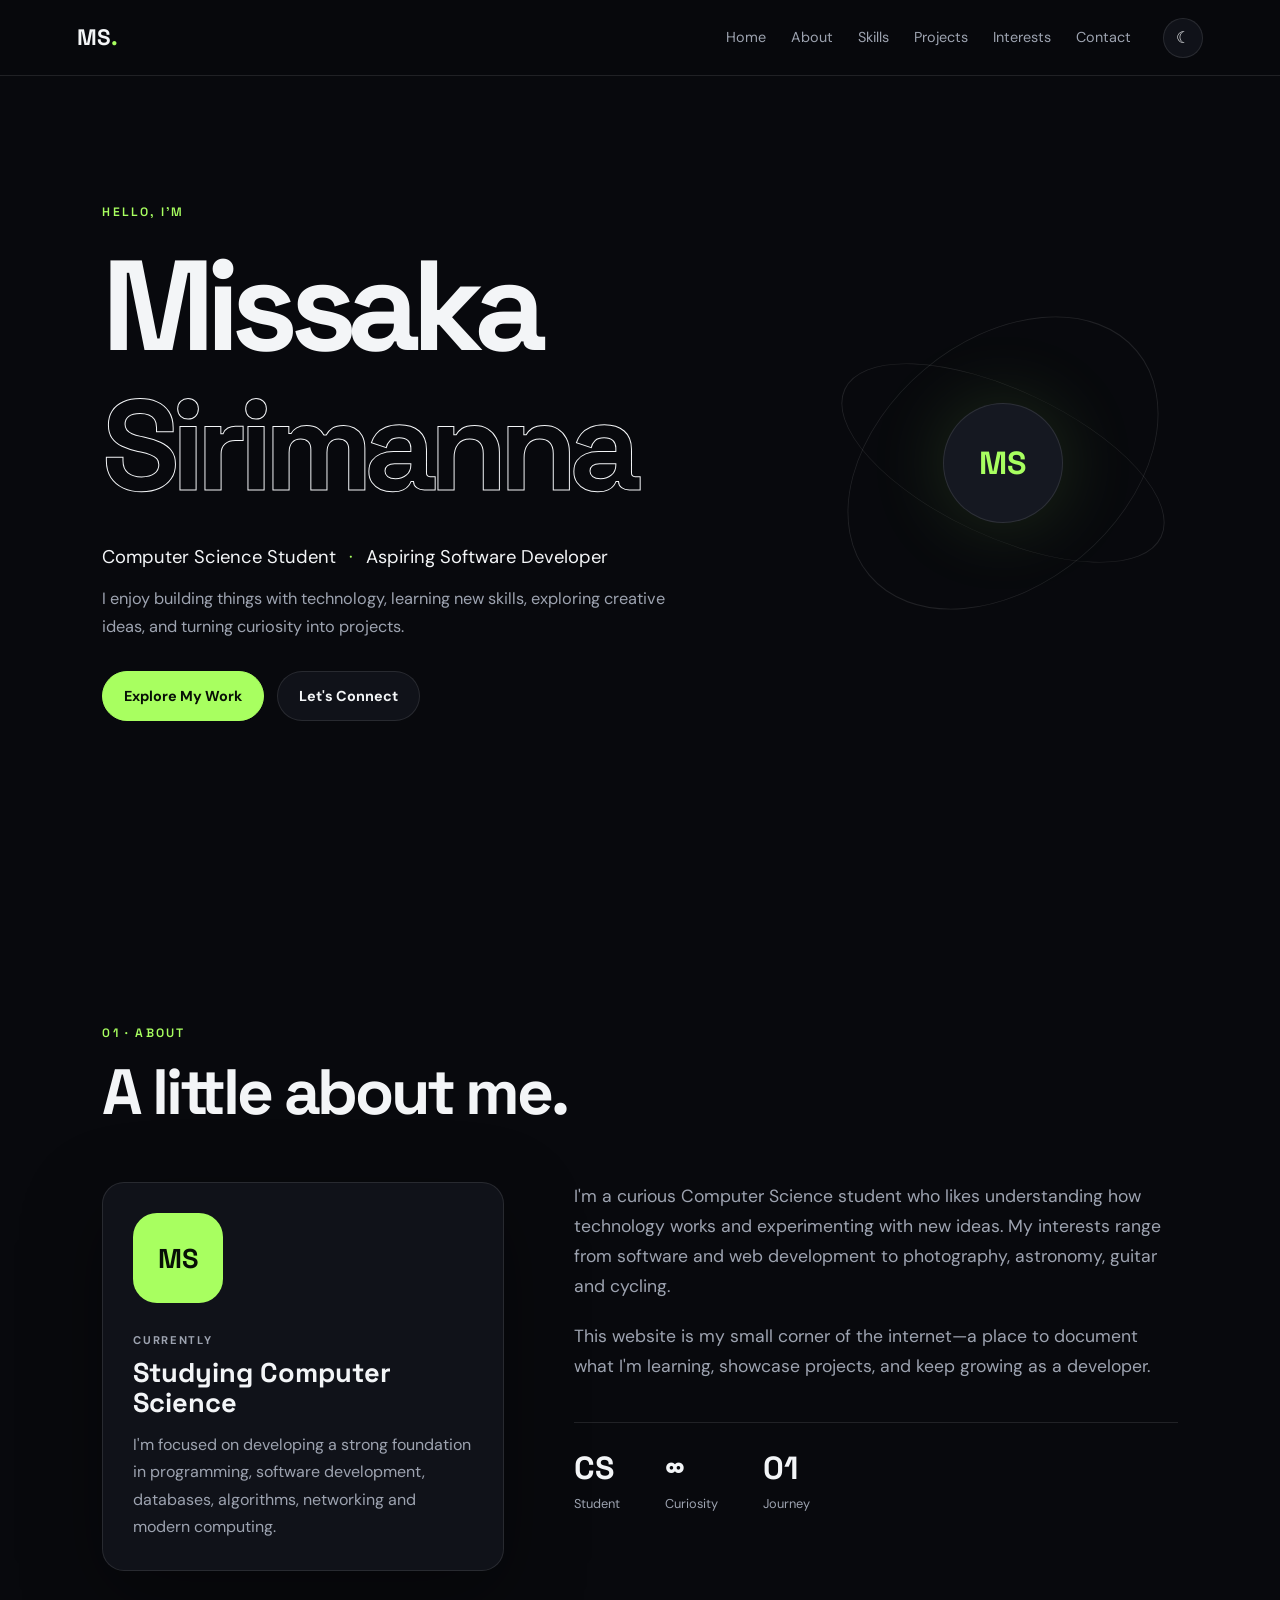
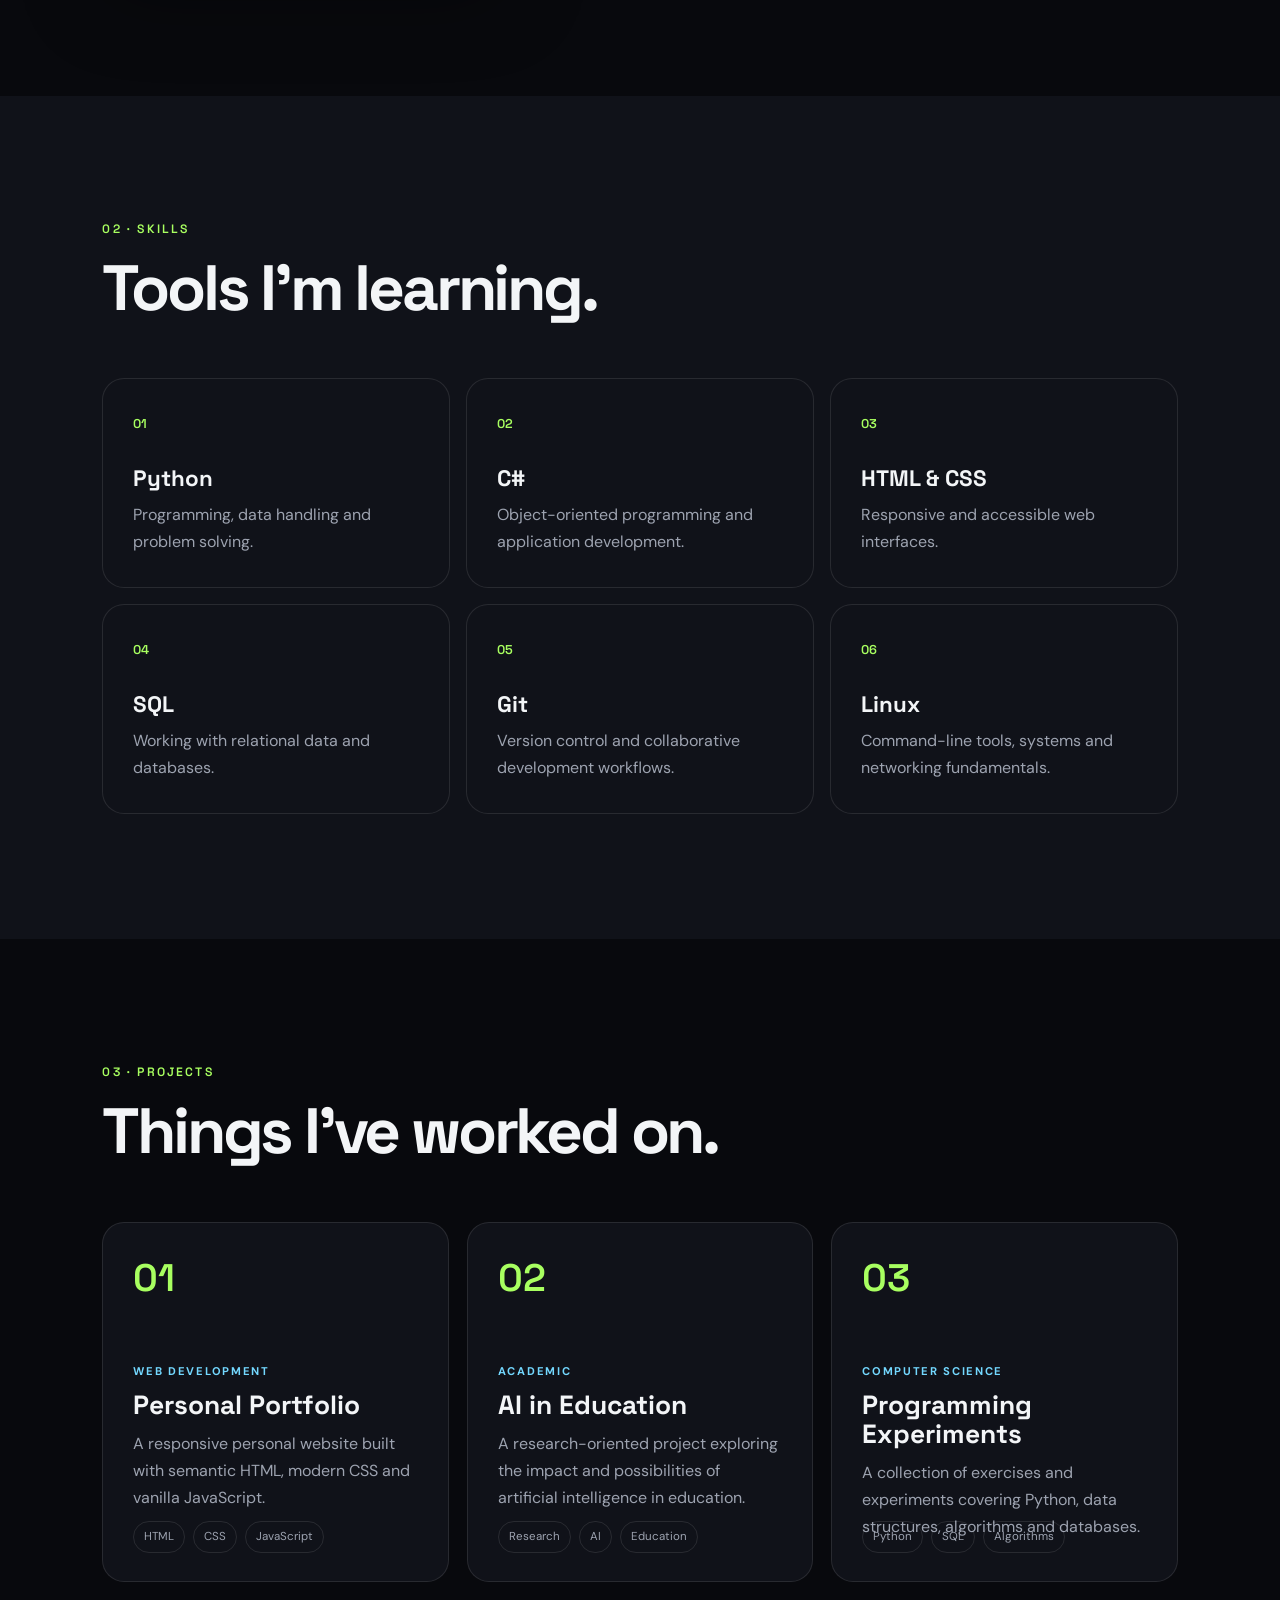
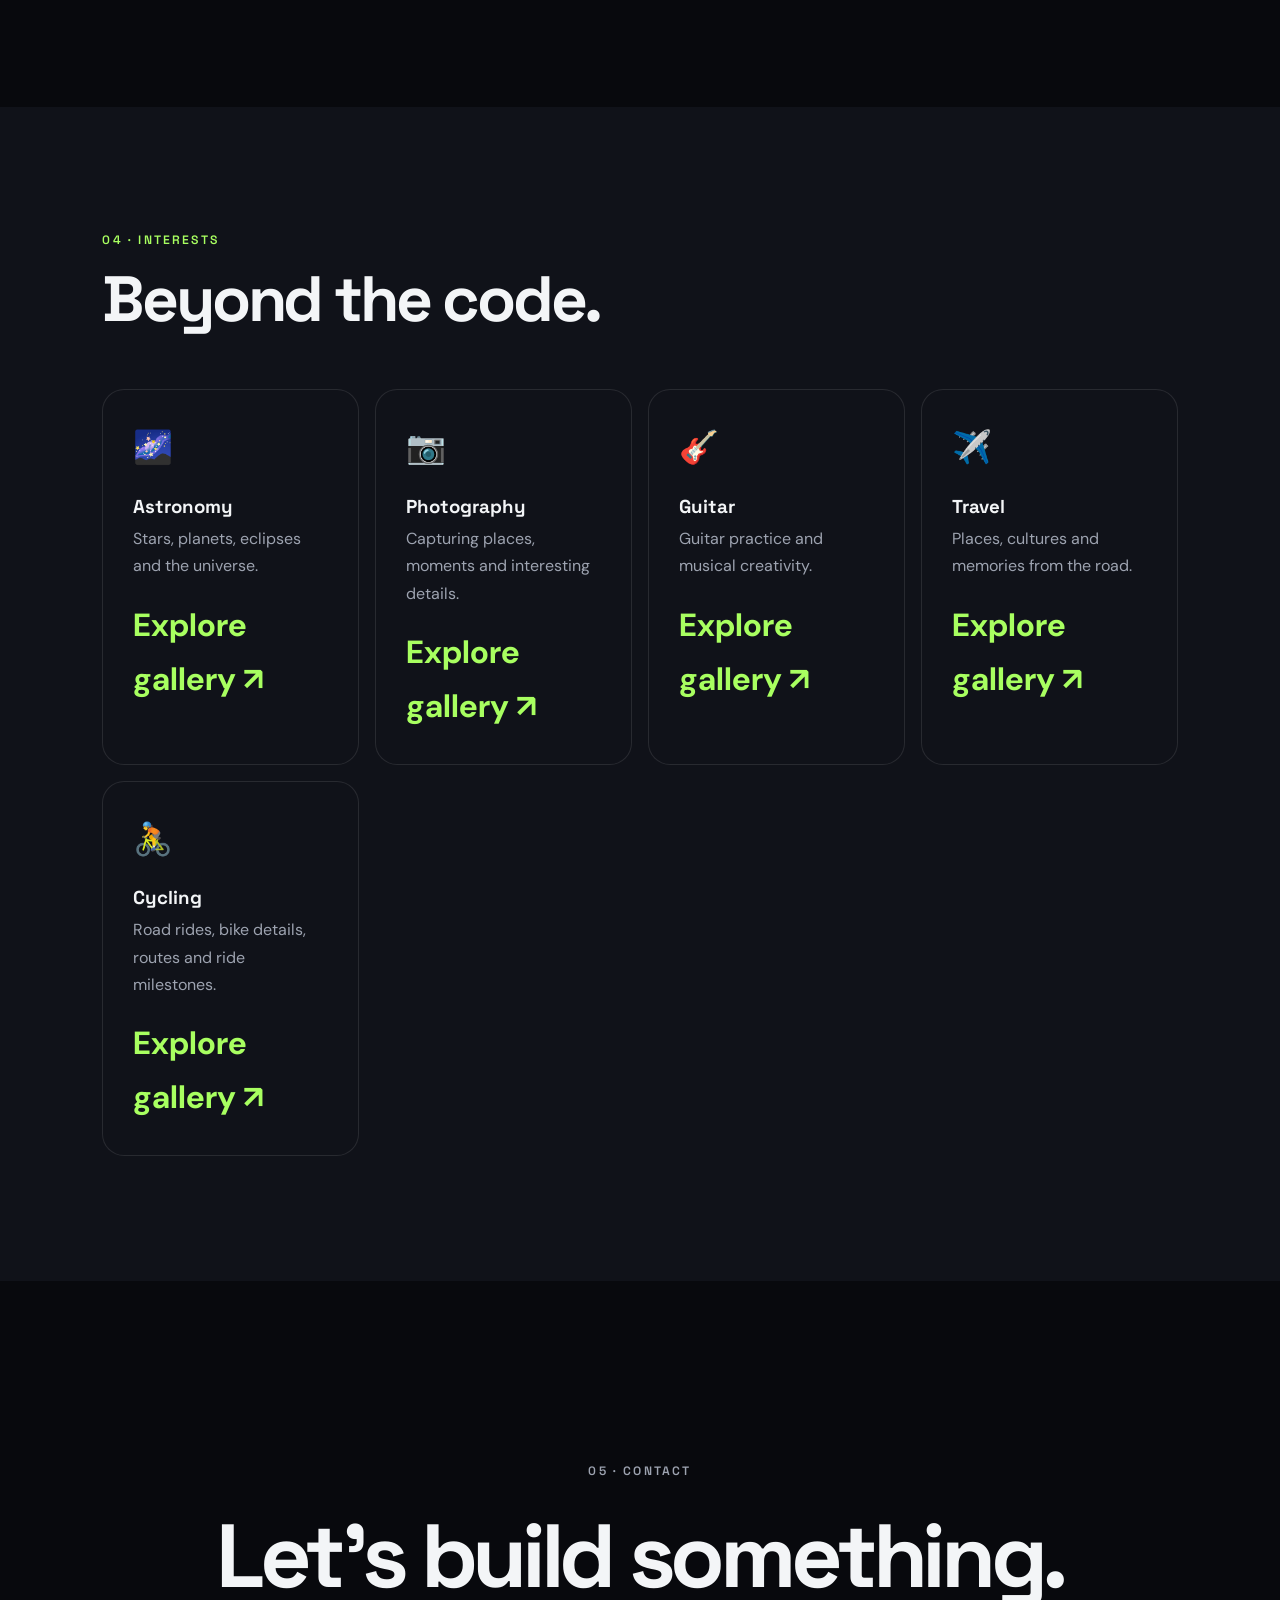
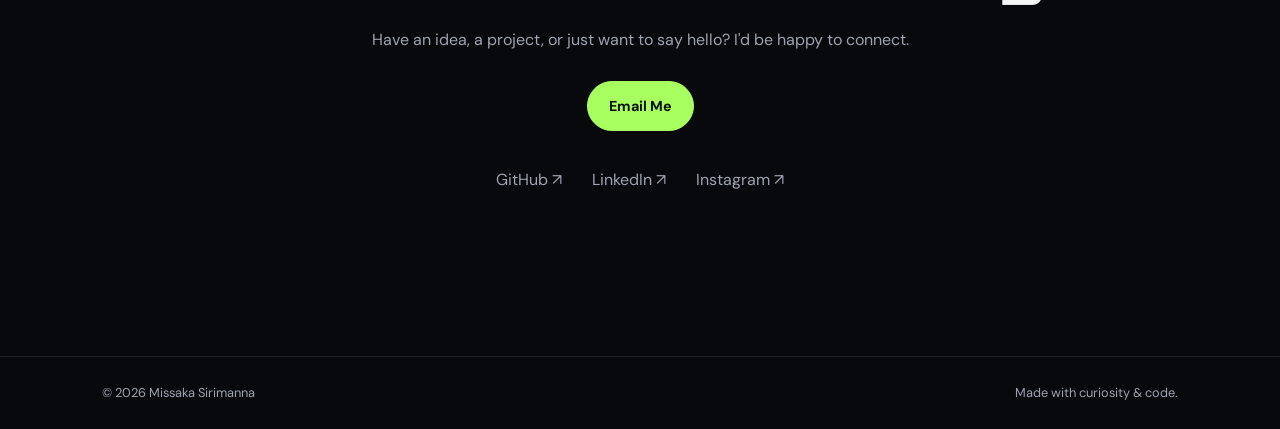
<file: index.html>
<!DOCTYPE html>
<html lang="en">
<head>
  <meta charset="UTF-8">
  <meta name="viewport" content="width=device-width, initial-scale=1.0">
  <meta name="description" content="Personal portfolio of Missaka Sirimanna — Computer Science student, developer, photographer and lifelong learner.">
  <title>Missaka Sirimanna | Personal Portfolio</title>
  <link rel="stylesheet" href="style.css">
</head>
<body>
  <header class="navbar">
    <a class="logo" href="#home">MS<span>.</span></a>
    <button class="menu-toggle" aria-label="Open navigation">☰</button>
    <nav id="nav">
      <a href="#home">Home</a>
      <a href="#about">About</a>
      <a href="#skills">Skills</a>
      <a href="#projects">Projects</a>
      <a href="#interests">Interests</a>
      <a href="#contact">Contact</a>
    </nav>
    <button id="themeToggle" class="theme-toggle" aria-label="Toggle theme">☾</button>
  </header>

  <main>
    <section id="home" class="hero section">
      <div class="hero-content reveal">
        <p class="eyebrow">HELLO, I'M</p>
        <h1>Missaka<br><span>Sirimanna</span></h1>
        <p class="hero-subtitle">Computer Science Student <span>·</span> Aspiring Software Developer</p>
        <p class="hero-text">
          I enjoy building things with technology, learning new skills,
          exploring creative ideas, and turning curiosity into projects.
        </p>
        <div class="hero-buttons">
          <a class="btn primary" href="#projects">Explore My Work</a>
          <a class="btn secondary" href="#contact">Let's Connect</a>
        </div>
      </div>
      <div class="hero-orbit" aria-hidden="true">
        <div class="orbit orbit-1"></div>
        <div class="orbit orbit-2"></div>
        <div class="planet">MS</div>
      </div>
    </section>

    <section id="about" class="section">
      <div class="section-heading reveal">
        <p class="eyebrow">01 · ABOUT</p>
        <h2>A little about me.</h2>
      </div>
      <div class="about-grid">
        <div class="about-card reveal">
          <div class="avatar">MS</div>
          <p class="card-label">CURRENTLY</p>
          <h3>Studying Computer Science</h3>
          <p>
            I'm focused on developing a strong foundation in programming,
            software development, databases, algorithms, networking and
            modern computing.
          </p>
        </div>
        <div class="about-copy reveal">
          <p>
            I'm a curious Computer Science student who likes understanding
            how technology works and experimenting with new ideas. My interests
            range from software and web development to photography, astronomy,
            guitar and cycling.
          </p>
          <p>
            This website is my small corner of the internet—a place to document
            what I'm learning, showcase projects, and keep growing as a developer.
          </p>
          <div class="stats">
            <div><strong>CS</strong><span>Student</span></div>
            <div><strong>∞</strong><span>Curiosity</span></div>
            <div><strong>01</strong><span>Journey</span></div>
          </div>
        </div>
      </div>
    </section>

    <section id="skills" class="section alt">
      <div class="section-heading reveal">
        <p class="eyebrow">02 · SKILLS</p>
        <h2>Tools I'm learning.</h2>
      </div>
      <div class="skills-grid">
        <article class="skill reveal"><span>01</span><h3>Python</h3><p>Programming, data handling and problem solving.</p></article>
        <article class="skill reveal"><span>02</span><h3>C#</h3><p>Object-oriented programming and application development.</p></article>
        <article class="skill reveal"><span>03</span><h3>HTML & CSS</h3><p>Responsive and accessible web interfaces.</p></article>
        <article class="skill reveal"><span>04</span><h3>SQL</h3><p>Working with relational data and databases.</p></article>
        <article class="skill reveal"><span>05</span><h3>Git</h3><p>Version control and collaborative development workflows.</p></article>
        <article class="skill reveal"><span>06</span><h3>Linux</h3><p>Command-line tools, systems and networking fundamentals.</p></article>
      </div>
    </section>

    <section id="projects" class="section">
      <div class="section-heading reveal">
        <p class="eyebrow">03 · PROJECTS</p>
        <h2>Things I've worked on.</h2>
      </div>
      <div class="projects-grid">
        <article class="project reveal">
          <div class="project-number">01</div>
          <p class="tag">WEB DEVELOPMENT</p>
          <h3>Personal Portfolio</h3>
          <p>A responsive personal website built with semantic HTML, modern CSS and vanilla JavaScript.</p>
          <div class="project-tech"><span>HTML</span><span>CSS</span><span>JavaScript</span></div>
        </article>
        <article class="project reveal">
          <div class="project-number">02</div>
          <p class="tag">ACADEMIC</p>
          <h3>AI in Education</h3>
          <p>A research-oriented project exploring the impact and possibilities of artificial intelligence in education.</p>
          <div class="project-tech"><span>Research</span><span>AI</span><span>Education</span></div>
        </article>
        <article class="project reveal">
          <div class="project-number">03</div>
          <p class="tag">COMPUTER SCIENCE</p>
          <h3>Programming Experiments</h3>
          <p>A collection of exercises and experiments covering Python, data structures, algorithms and databases.</p>
          <div class="project-tech"><span>Python</span><span>SQL</span><span>Algorithms</span></div>
        </article>
      </div>
    </section>

    <section id="interests" class="section alt">
      <div class="section-heading reveal">
        <p class="eyebrow">04 · INTERESTS</p>
        <h2>Beyond the code.</h2>
      </div>
      <div class="interest-grid beyond-grid">
        <a class="interest reveal" href="astronomy.html"><span>🌌</span><h3>Astronomy</h3><p>Stars, planets, eclipses and the universe.</p><span class="interest-link">Explore gallery ↗</span></a>
        <a class="interest reveal" href="photography.html"><span>📷</span><h3>Photography</h3><p>Capturing places, moments and interesting details.</p><span class="interest-link">Explore gallery ↗</span></a>
        <a class="interest reveal" href="guitar.html"><span>🎸</span><h3>Guitar</h3><p>Guitar practice and musical creativity.</p><span class="interest-link">Explore gallery ↗</span></a>
        <a class="interest reveal" href="travel.html"><span>✈️</span><h3>Travel</h3><p>Places, cultures and memories from the road.</p><span class="interest-link">Explore gallery ↗</span></a>
        <a class="interest reveal" href="cycling.html"><span>🚴</span><h3>Cycling</h3><p>Road rides, bike details, routes and ride milestones.</p><span class="interest-link">Explore gallery ↗</span></a>
      </div>
    </section>

    <section id="contact" class="section contact-section">
      <div class="contact-box reveal">
        <p class="eyebrow">05 · CONTACT</p>
        <h2>Let's build something.</h2>
        <p>
          Have an idea, a project, or just want to say hello?
          I'd be happy to connect.
        </p>
        <a class="btn primary" href="mailto:missakasirimanna@gmail.com">Email Me</a>
        <div class="socials">
          <a href="https://github.com/" target="_blank" rel="noopener">GitHub ↗</a>
          <a href="https://www.linkedin.com/" target="_blank" rel="noopener">LinkedIn ↗</a>
          <a href="https://www.instagram.com/cosmicwhiskers?igsi=YmNheXI4aXphM3Bo" target="_blank" rel="noopener">Instagram ↗</a>
        </div>
      </div>
    </section>
  </main>

  <footer>
    <span>© 2026 Missaka Sirimanna</span>
    <span>Made with curiosity & code.</span>
  </footer>

  <script src="script.js"></script>
</body>
</html>
</file>
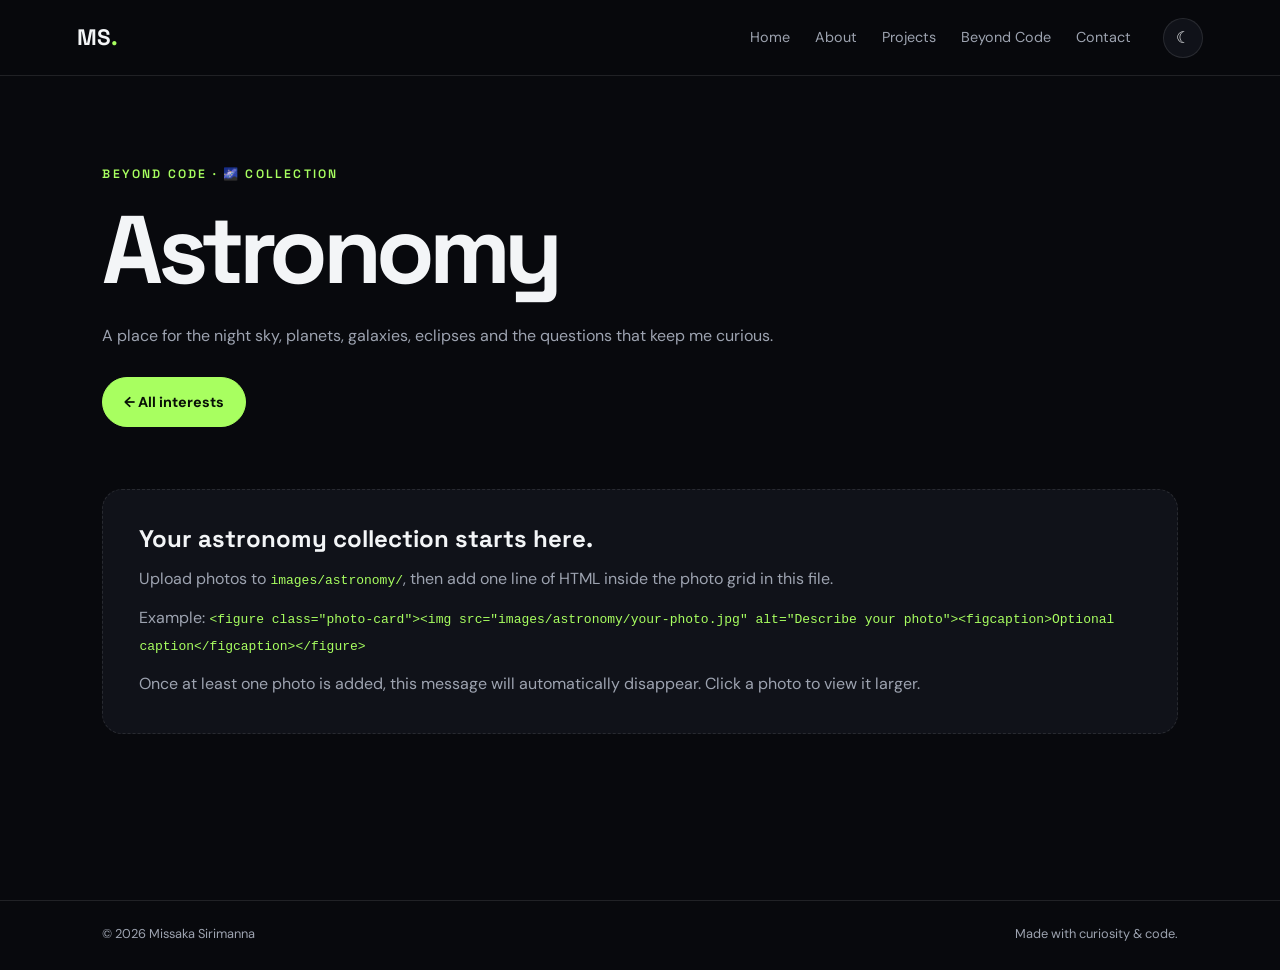
<file: astronomy.html>
<!DOCTYPE html>
<html lang="en">
<head>
  <meta charset="UTF-8">
  <meta name="viewport" content="width=device-width, initial-scale=1.0">
  <meta name="description" content="Astronomy — Beyond Code by Missaka Sirimanna.">
  <title>Astronomy | Beyond Code — Missaka Sirimanna</title>
  <link rel="stylesheet" href="style.css">
  <link rel="stylesheet" href="gallery.css">
</head>
<body>
  <header class="navbar">
    <a class="logo" href="index.html">MS<span>.</span></a>
    <button class="menu-toggle" aria-label="Open navigation">☰</button>
    <nav id="nav">
      <a href="index.html#home">Home</a><a href="index.html#about">About</a>
      <a href="index.html#projects">Projects</a><a href="index.html#interests">Beyond Code</a>
      <a href="index.html#contact">Contact</a>
    </nav>
    <button id="themeToggle" class="theme-toggle" aria-label="Toggle theme">☾</button>
  </header>
  <main class="gallery-main">
    <section class="gallery-hero">
      <p class="eyebrow">BEYOND CODE · 🌌 COLLECTION</p>
      <h1>Astronomy</h1>
      <p class="gallery-intro">A place for the night sky, planets, galaxies, eclipses and the questions that keep me curious.</p>
      <div class="gallery-actions"><a class="btn primary" href="index.html#interests">← All interests</a></div>
    </section>
    <section class="gallery-wrap" aria-label="Astronomy photo gallery">
      <div class="photo-grid" id="photoGrid">
        <!-- ADD PHOTOS BELOW: copy this one line per photo, then change the path and alt text.
        <figure class="photo-card"><img src="images/astronomy/your-photo.jpg" alt="Describe your photo"><figcaption>Optional caption</figcaption></figure>
        -->
      </div>
      <div class="gallery-empty" id="galleryEmpty">
        <h2>Your astronomy collection starts here.</h2>
        <p>Upload photos to <code>images/astronomy/</code>, then add one line of HTML inside the photo grid in this file.</p>
        <p>Example: <code>&lt;figure class="photo-card"&gt;&lt;img src="images/astronomy/your-photo.jpg" alt="Describe your photo"&gt;&lt;figcaption&gt;Optional caption&lt;/figcaption&gt;&lt;/figure&gt;</code></p>
        <p>Once at least one photo is added, this message will automatically disappear. Click a photo to view it larger.</p>
      </div>
    </section>
  </main>
  <div class="lightbox" id="lightbox" role="dialog" aria-modal="true" aria-label="Expanded photo">
    <button class="lightbox-close" id="lightboxClose" aria-label="Close photo viewer">×</button><img id="lightboxImage" alt="">
  </div>
  <footer class="gallery-footer"><span>© 2026 Missaka Sirimanna</span><span>Made with curiosity &amp; code.</span></footer>
  <script src="script.js"></script><script src="gallery.js"></script>
</body>
</html>
</file>
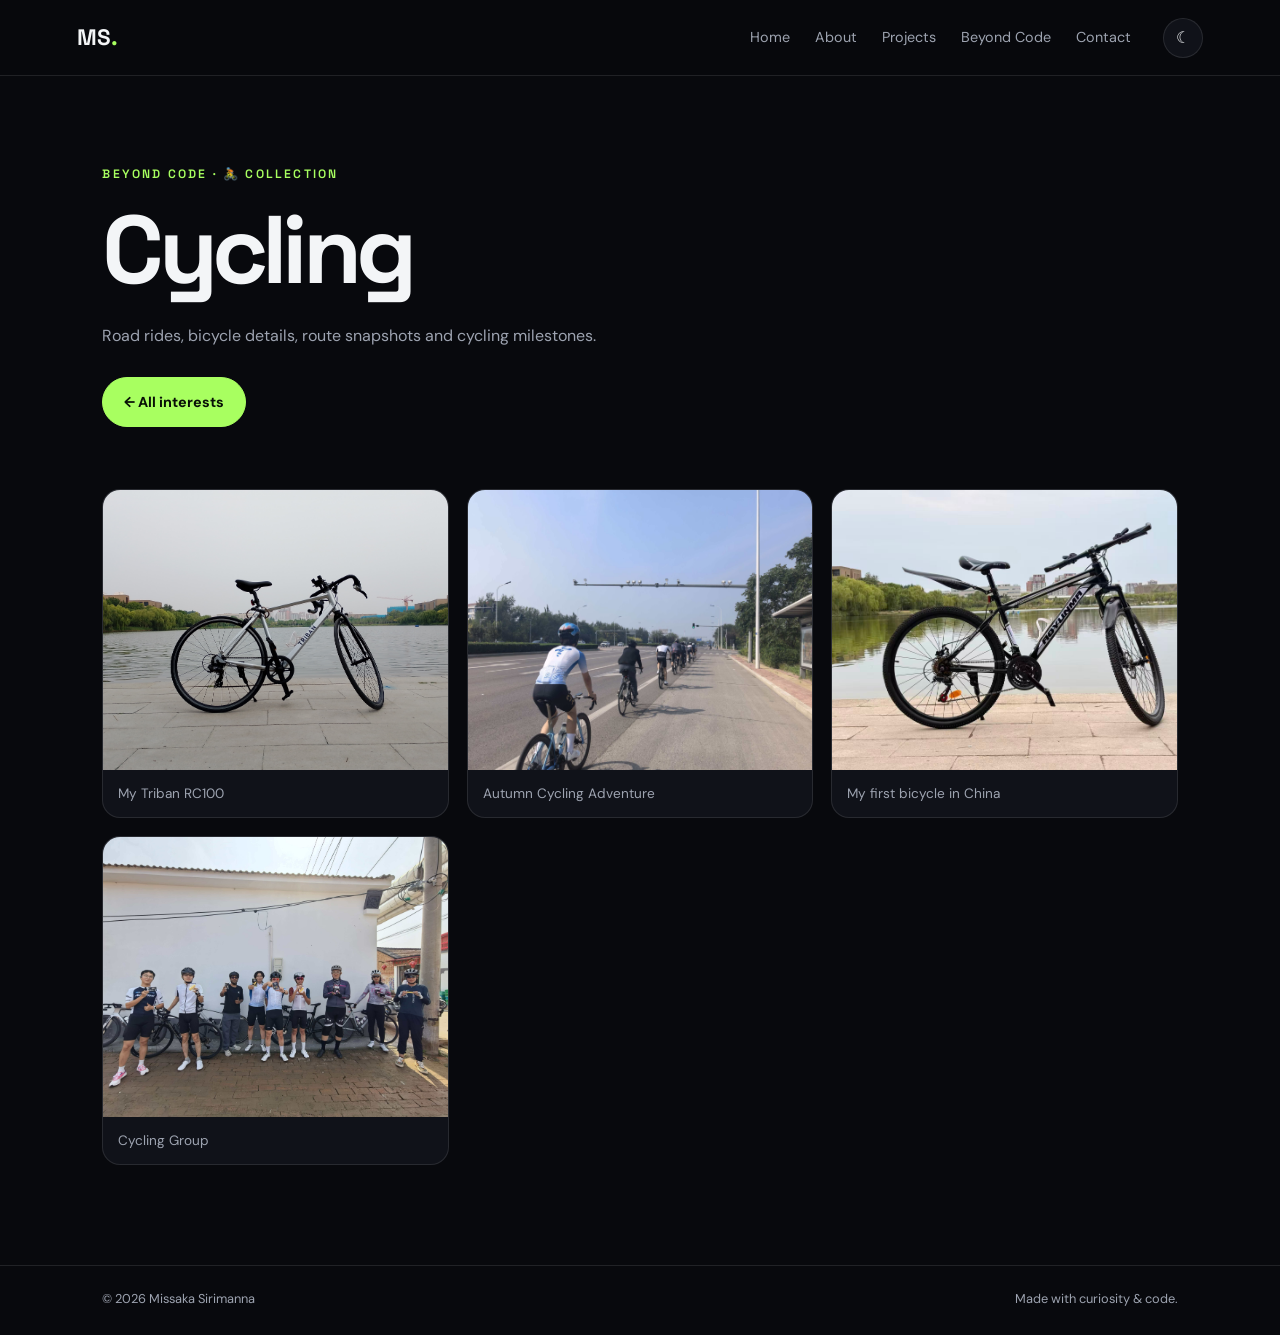
<file: cycling.html>
<!DOCTYPE html>
<html lang="en">
<head>
  <meta charset="UTF-8">
  <meta name="viewport" content="width=device-width, initial-scale=1.0">
  <meta name="description" content="Cycling — Beyond Code by Missaka Sirimanna.">
  <title>Cycling | Beyond Code — Missaka Sirimanna</title>
  <link rel="stylesheet" href="style.css">
  <link rel="stylesheet" href="gallery.css">
</head>
<body>
  <header class="navbar">
    <a class="logo" href="index.html">MS<span>.</span></a>
    <button class="menu-toggle" aria-label="Open navigation">☰</button>
    <nav id="nav">
      <a href="index.html#home">Home</a><a href="index.html#about">About</a>
      <a href="index.html#projects">Projects</a><a href="index.html#interests">Beyond Code</a>
      <a href="index.html#contact">Contact</a>
    </nav>
    <button id="themeToggle" class="theme-toggle" aria-label="Toggle theme">☾</button>
  </header>
  <main class="gallery-main">
    <section class="gallery-hero">
      <p class="eyebrow">BEYOND CODE · 🚴 COLLECTION</p>
      <h1>Cycling</h1>
      <p class="gallery-intro">Road rides, bicycle details, route snapshots and cycling milestones.</p>
      <div class="gallery-actions"><a class="btn primary" href="index.html#interests">← All interests</a></div>
    </section>
    <section class="gallery-wrap" aria-label="Cycling photo gallery">
      <div class="photo-grid" id="photoGrid">
        <figure class="photo-card"><img src="images/cycling/rc100.jpg" alt="My Triban RC100 road bicycle"><figcaption>My Triban RC100</figcaption></figure>
        <figure class="photo-card"><img src="images/cycling/cycling1.jpg" alt="Cycling through autumn"><figcaption>Autumn Cycling Adventure</figcaption></figure>
        <figure class="photo-card"><img src="images/cycling/aoyunma.jpg" alt="My first bicycle in China"><figcaption>My first bicycle in China</figcaption></figure>
        <figure class="photo-card"><img src="images/cycling/C2.jpg" alt="Cycling group"><figcaption>Cycling Group</figcaption></figure>
        <!-- <figure class="photo-card"><img src="images/cycling/autumn-ride.jpg" alt="Cycling through autumn"><figcaption>Autumn Cycling Adventure</figcaption></figure> -->
      </div>
      <div class="gallery-empty" id="galleryEmpty">
        <h2>Your cycling collection starts here.</h2>
        <p>Upload photos to <code>images/cycling/</code>, then add one line of HTML inside the photo grid in this file.</p>
        <p>Example: <code>&lt;figure class="photo-card"&gt;&lt;img src="images/cycling/your-photo.jpg" alt="Describe your photo"&gt;&lt;figcaption&gt;Optional caption&lt;/figcaption&gt;&lt;/figure&gt;</code></p>
        <p>Once at least one photo is added, this message will automatically disappear. Click a photo to view it larger.</p>
      </div>
    </section>
  </main>
  <div class="lightbox" id="lightbox" role="dialog" aria-modal="true" aria-label="Expanded photo">
    <button class="lightbox-close" id="lightboxClose" aria-label="Close photo viewer">×</button><img id="lightboxImage" alt="">
  </div>
  <footer class="gallery-footer"><span>© 2026 Missaka Sirimanna</span><span>Made with curiosity &amp; code.</span></footer>
  <script src="script.js"></script><script src="gallery.js"></script>
</body>
</html>
</file>
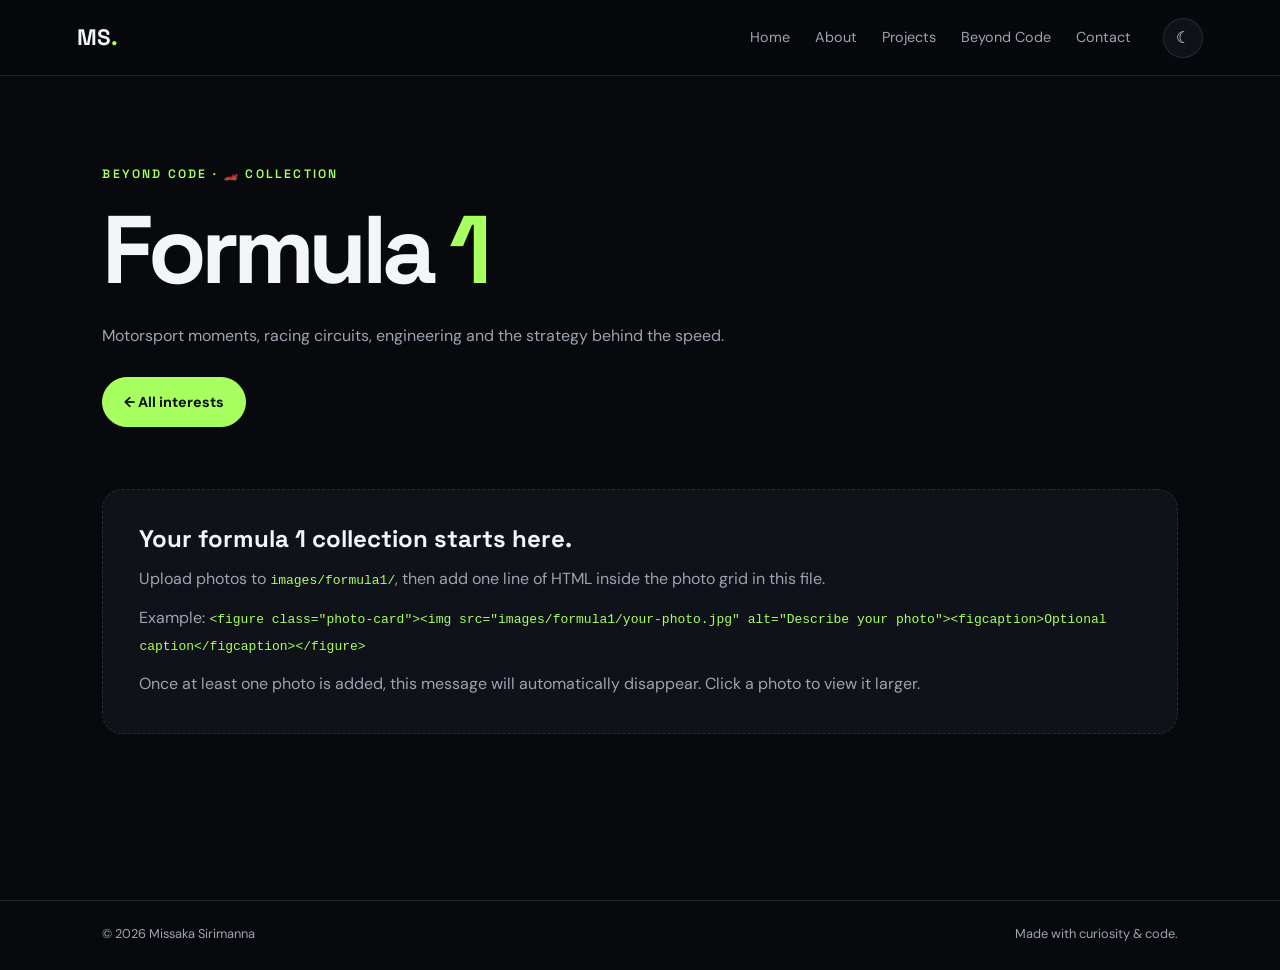
<file: formula1.html>
<!DOCTYPE html>
<html lang="en">
<head>
  <meta charset="UTF-8">
  <meta name="viewport" content="width=device-width, initial-scale=1.0">
  <meta name="description" content="Formula 1 — Beyond Code by Missaka Sirimanna.">
  <title>Formula 1 | Beyond Code — Missaka Sirimanna</title>
  <link rel="stylesheet" href="style.css">
  <link rel="stylesheet" href="gallery.css">
</head>
<body>
  <header class="navbar">
    <a class="logo" href="index.html">MS<span>.</span></a>
    <button class="menu-toggle" aria-label="Open navigation">☰</button>
    <nav id="nav">
      <a href="index.html#home">Home</a><a href="index.html#about">About</a>
      <a href="index.html#projects">Projects</a><a href="index.html#interests">Beyond Code</a>
      <a href="index.html#contact">Contact</a>
    </nav>
    <button id="themeToggle" class="theme-toggle" aria-label="Toggle theme">☾</button>
  </header>
  <main class="gallery-main">
    <section class="gallery-hero">
      <p class="eyebrow">BEYOND CODE · 🏎️ COLLECTION</p>
      <h1>Formula <span>1</span></h1>
      <p class="gallery-intro">Motorsport moments, racing circuits, engineering and the strategy behind the speed.</p>
      <div class="gallery-actions"><a class="btn primary" href="index.html#interests">← All interests</a></div>
    </section>
    <section class="gallery-wrap" aria-label="Formula 1 photo gallery">
      <div class="photo-grid" id="photoGrid">
        <!-- ADD PHOTOS BELOW: copy this one line per photo, then change the path and alt text.
        <figure class="photo-card"><img src="images/formula1/your-photo.jpg" alt="Describe your photo"><figcaption>Optional caption</figcaption></figure>
        -->
      </div>
      <div class="gallery-empty" id="galleryEmpty">
        <h2>Your formula 1 collection starts here.</h2>
        <p>Upload photos to <code>images/formula1/</code>, then add one line of HTML inside the photo grid in this file.</p>
        <p>Example: <code>&lt;figure class="photo-card"&gt;&lt;img src="images/formula1/your-photo.jpg" alt="Describe your photo"&gt;&lt;figcaption&gt;Optional caption&lt;/figcaption&gt;&lt;/figure&gt;</code></p>
        <p>Once at least one photo is added, this message will automatically disappear. Click a photo to view it larger.</p>
      </div>
    </section>
  </main>
  <div class="lightbox" id="lightbox" role="dialog" aria-modal="true" aria-label="Expanded photo">
    <button class="lightbox-close" id="lightboxClose" aria-label="Close photo viewer">×</button><img id="lightboxImage" alt="">
  </div>
  <footer class="gallery-footer"><span>© 2026 Missaka Sirimanna</span><span>Made with curiosity &amp; code.</span></footer>
  <script src="script.js"></script><script src="gallery.js"></script>
</body>
</html>
</file>
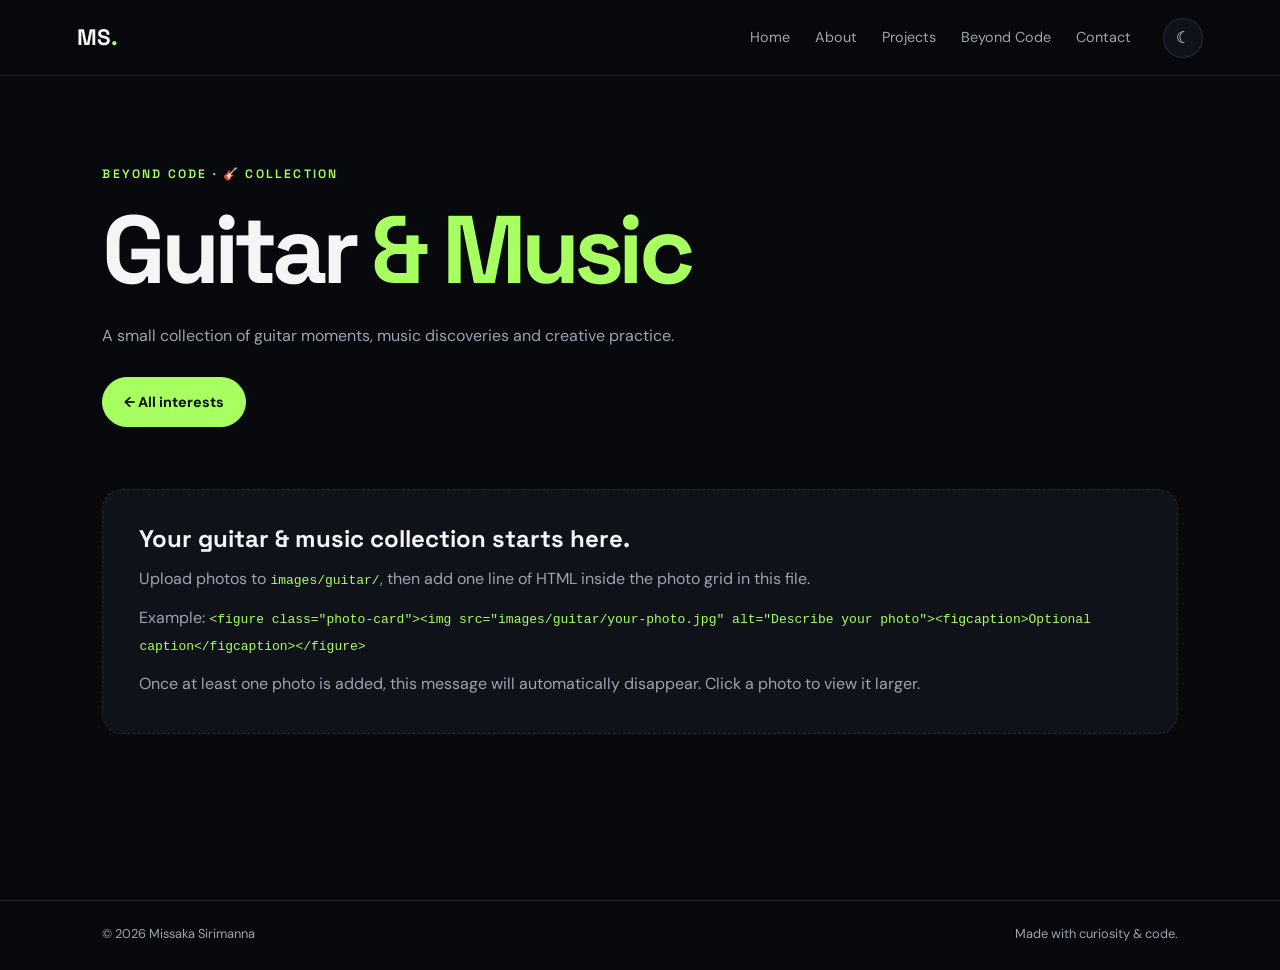
<file: guitar.html>
<!DOCTYPE html>
<html lang="en">
<head>
  <meta charset="UTF-8">
  <meta name="viewport" content="width=device-width, initial-scale=1.0">
  <meta name="description" content="Guitar &amp; Music — Beyond Code by Missaka Sirimanna.">
  <title>Guitar &amp; Music | Beyond Code — Missaka Sirimanna</title>
  <link rel="stylesheet" href="style.css">
  <link rel="stylesheet" href="gallery.css">
</head>
<body>
  <header class="navbar">
    <a class="logo" href="index.html">MS<span>.</span></a>
    <button class="menu-toggle" aria-label="Open navigation">☰</button>
    <nav id="nav">
      <a href="index.html#home">Home</a><a href="index.html#about">About</a>
      <a href="index.html#projects">Projects</a><a href="index.html#interests">Beyond Code</a>
      <a href="index.html#contact">Contact</a>
    </nav>
    <button id="themeToggle" class="theme-toggle" aria-label="Toggle theme">☾</button>
  </header>
  <main class="gallery-main">
    <section class="gallery-hero">
      <p class="eyebrow">BEYOND CODE · 🎸 COLLECTION</p>
      <h1>Guitar <span>&amp; Music</span></h1>
      <p class="gallery-intro">A small collection of guitar moments, music discoveries and creative practice.</p>
      <div class="gallery-actions"><a class="btn primary" href="index.html#interests">← All interests</a></div>
    </section>
    <section class="gallery-wrap" aria-label="Guitar &amp; Music photo gallery">
      <div class="photo-grid" id="photoGrid">
        <!-- ADD PHOTOS BELOW: copy this one line per photo, then change the path and alt text.
        <figure class="photo-card"><img src="images/guitar/your-photo.jpg" alt="Describe your photo"><figcaption>Optional caption</figcaption></figure>
        -->
      </div>
      <div class="gallery-empty" id="galleryEmpty">
        <h2>Your guitar &amp; music collection starts here.</h2>
        <p>Upload photos to <code>images/guitar/</code>, then add one line of HTML inside the photo grid in this file.</p>
        <p>Example: <code>&lt;figure class="photo-card"&gt;&lt;img src="images/guitar/your-photo.jpg" alt="Describe your photo"&gt;&lt;figcaption&gt;Optional caption&lt;/figcaption&gt;&lt;/figure&gt;</code></p>
        <p>Once at least one photo is added, this message will automatically disappear. Click a photo to view it larger.</p>
      </div>
    </section>
  </main>
  <div class="lightbox" id="lightbox" role="dialog" aria-modal="true" aria-label="Expanded photo">
    <button class="lightbox-close" id="lightboxClose" aria-label="Close photo viewer">×</button><img id="lightboxImage" alt="">
  </div>
  <footer class="gallery-footer"><span>© 2026 Missaka Sirimanna</span><span>Made with curiosity &amp; code.</span></footer>
  <script src="script.js"></script><script src="gallery.js"></script>
</body>
</html>
</file>
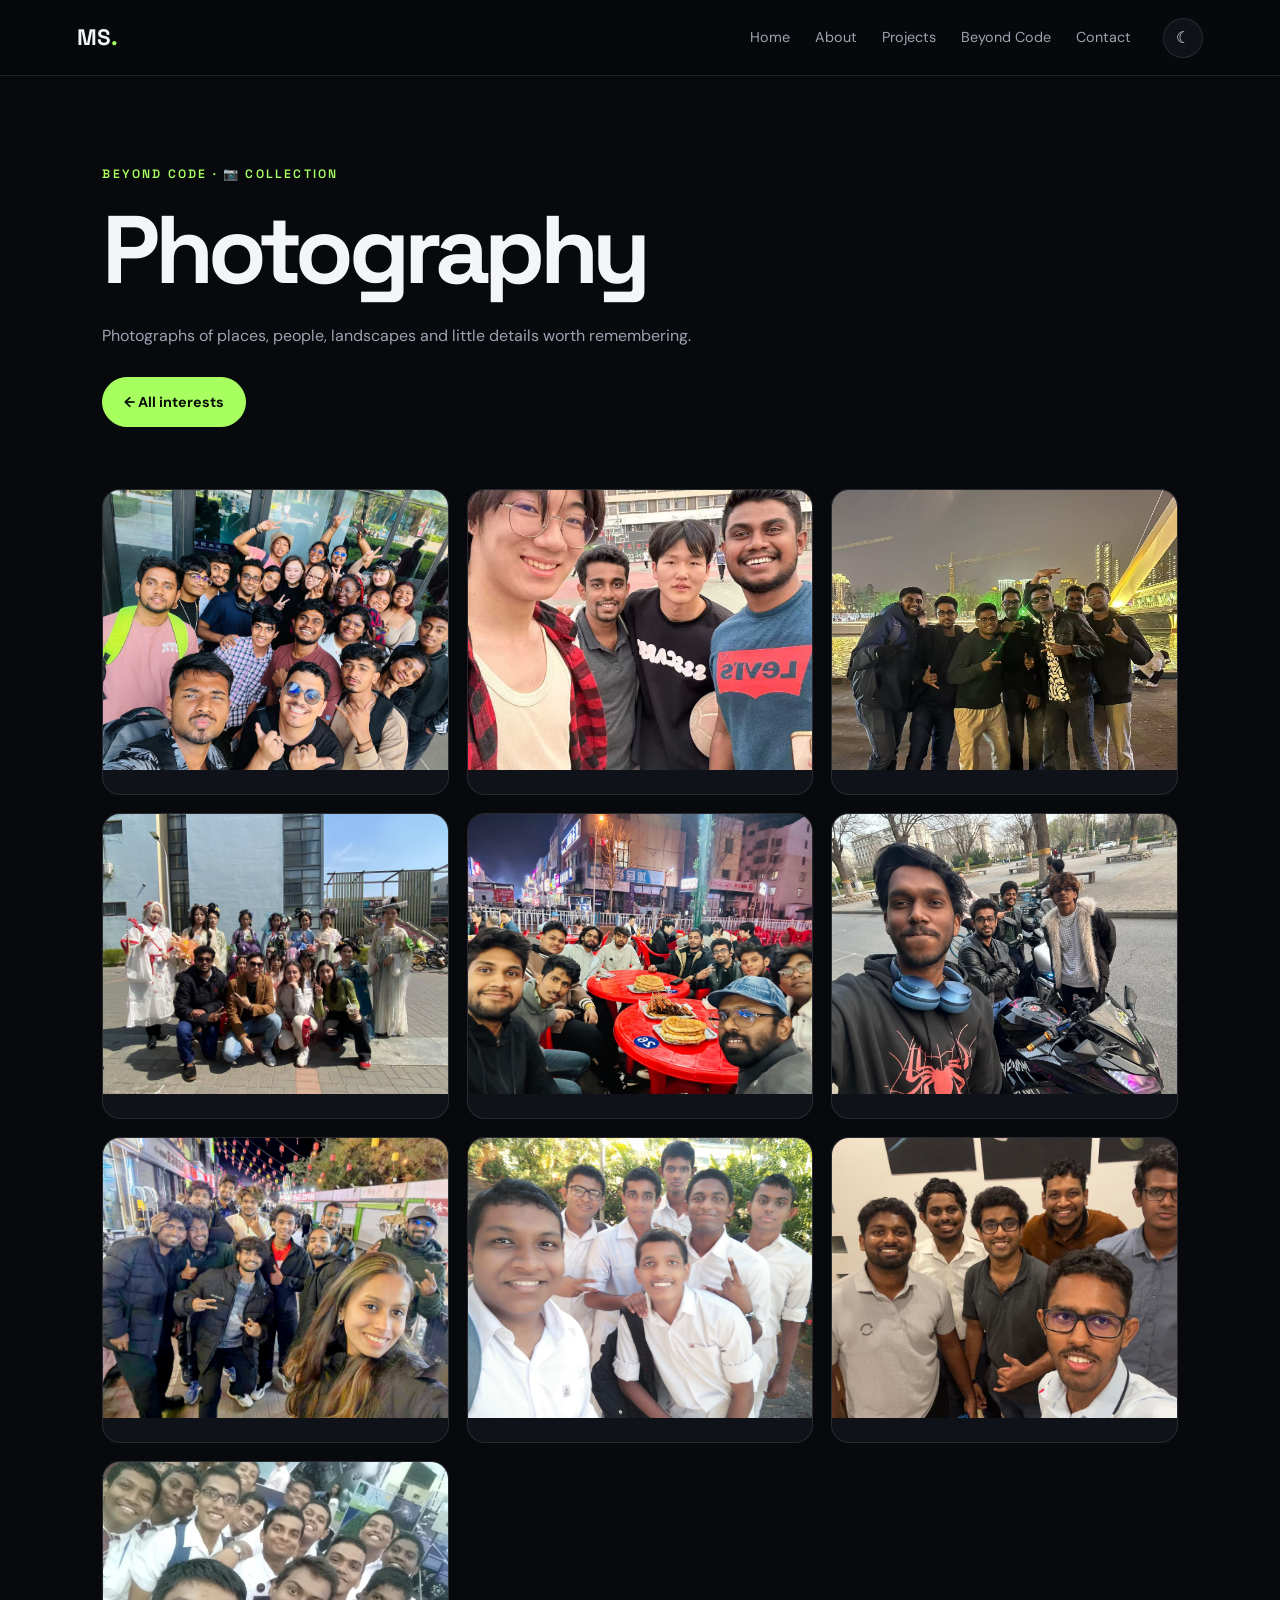
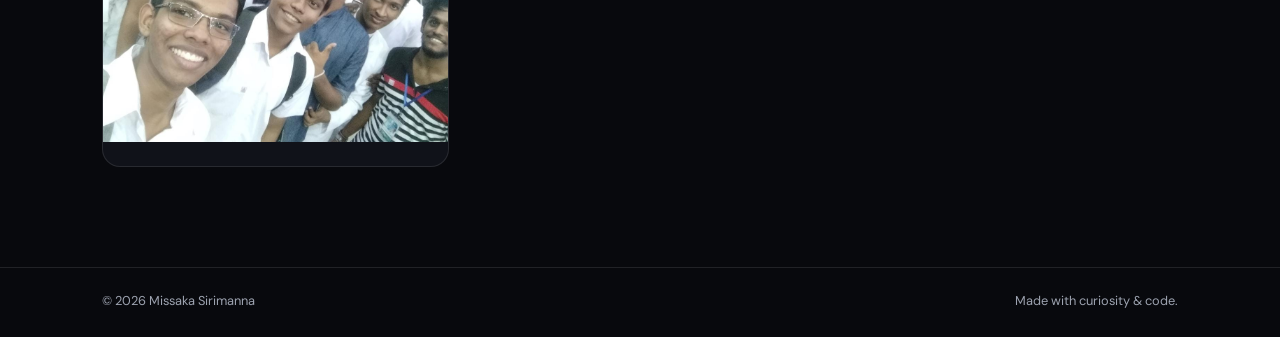
<file: photography.html>
<!DOCTYPE html>
<html lang="en">
<head>
  <meta charset="UTF-8">
  <meta name="viewport" content="width=device-width, initial-scale=1.0">
  <meta name="description" content="Photography — Beyond Code by Missaka Sirimanna.">
  <title>Photography | Beyond Code — Missaka Sirimanna</title>
  <link rel="stylesheet" href="style.css">
  <link rel="stylesheet" href="gallery.css">
</head>
<body>
  <header class="navbar">
    <a class="logo" href="index.html">MS<span>.</span></a>
    <button class="menu-toggle" aria-label="Open navigation">☰</button>
    <nav id="nav">
      <a href="index.html#home">Home</a><a href="index.html#about">About</a>
      <a href="index.html#projects">Projects</a><a href="index.html#interests">Beyond Code</a>
      <a href="index.html#contact">Contact</a>
    </nav>
    <button id="themeToggle" class="theme-toggle" aria-label="Toggle theme">☾</button>
  </header>
  <main class="gallery-main">
    <section class="gallery-hero">
      <p class="eyebrow">BEYOND CODE · 📷 COLLECTION</p>
      <h1>Photography</h1>
      <p class="gallery-intro">Photographs of places, people, landscapes and little details worth remembering.</p>
      <div class="gallery-actions"><a class="btn primary" href="index.html#interests">← All interests</a></div>
    </section>
    <section class="gallery-wrap" aria-label="Photography photo gallery">
      <div class="photo-grid" id="photoGrid">
        <!-- ADD PHOTOS BELOW: copy this one line per photo, then change the path and alt text.
        <figure class="photo-card"><img src="images/photography/your-photo.jpg" alt="Describe your photo"><figcaption>Optional caption</figcaption></figure>
        -->
        <figure class="photo-card"><img src="images/photography/P1.jpg" alt="Describe your photo"><figcaption></figcaption></figure>
        <figure class="photo-card"><img src="images/photography/P2.jpg" alt="Describe your photo"><figcaption></figcaption></figure>
        <figure class="photo-card"><img src="images/photography/P3.jpg" alt="Describe your photo"><figcaption></figcaption></figure>
        <figure class="photo-card"><img src="images/photography/P4.jpg" alt="Describe your photo"><figcaption></figcaption></figure>
        <figure class="photo-card"><img src="images/photography/P5.jpg" alt="Describe your photo"><figcaption></figcaption></figure>
        <figure class="photo-card"><img src="images/photography/P6.jpg" alt="Describe your photo"><figcaption></figcaption></figure>
        <figure class="photo-card"><img src="images/photography/P8.jpg" alt="Describe your photo"><figcaption></figcaption></figure>
        <figure class="photo-card"><img src="images/photography/A1.jpg" alt="Describe your photo"><figcaption></figcaption></figure>
        <figure class="photo-card"><img src="images/photography/A2.jpg" alt="Describe your photo"><figcaption></figcaption></figure>
        <figure class="photo-card"><img src="images/photography/A3.jpg" alt="Describe your photo"><figcaption></figcaption></figure>
      </div>
      <div class="gallery-empty" id="galleryEmpty">
        <h2>Your photography collection starts here.</h2>
        <p>Upload photos to <code>images/photography/</code>, then add one line of HTML inside the photo grid in this file.</p>
        <p>Example: <code>&lt;figure class="photo-card"&gt;&lt;img src="images/photography/your-photo.jpg" alt="Describe your photo"&gt;&lt;figcaption&gt;Optional caption&lt;/figcaption&gt;&lt;/figure&gt;</code></p>
        <p>Once at least one photo is added, this message will automatically disappear. Click a photo to view it larger.</p>
      </div>
    </section>
  </main>
  <div class="lightbox" id="lightbox" role="dialog" aria-modal="true" aria-label="Expanded photo">
    <button class="lightbox-close" id="lightboxClose" aria-label="Close photo viewer">×</button><img id="lightboxImage" alt="">
  </div>
  <footer class="gallery-footer"><span>© 2026 Missaka Sirimanna</span><span>Made with curiosity &amp; code.</span></footer>
  <script src="script.js"></script><script src="gallery.js"></script>
</body>
</html>
</file>
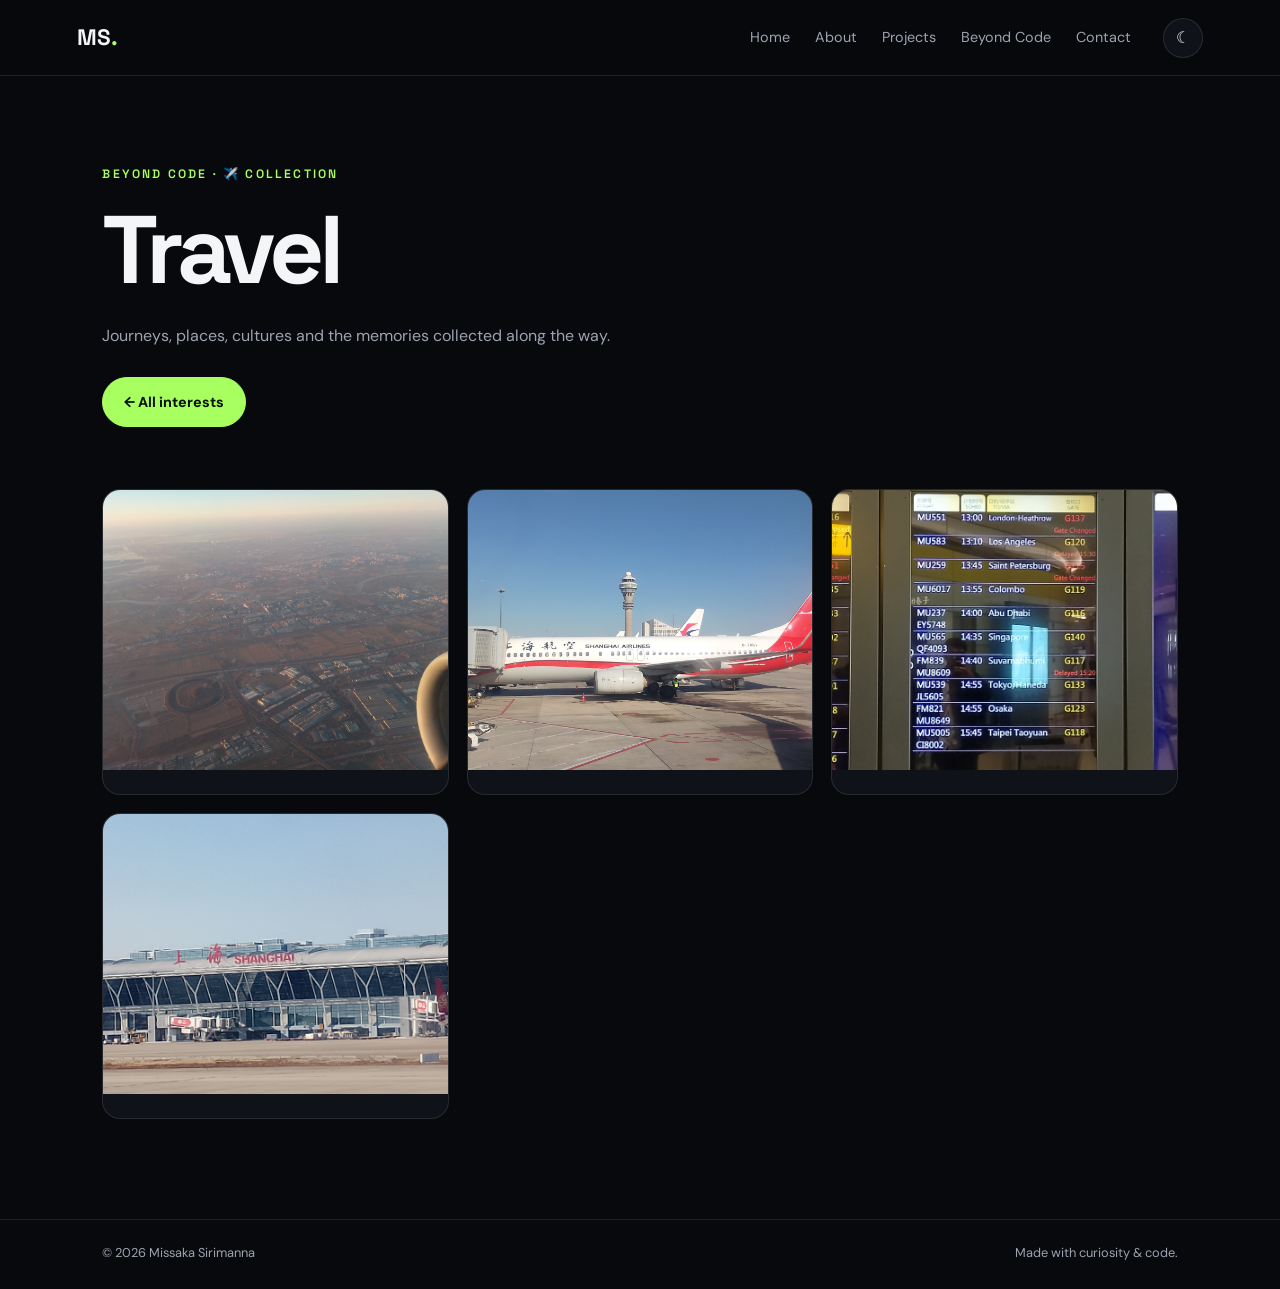
<file: travel.html>
<!DOCTYPE html>
<html lang="en">
<head>
  <meta charset="UTF-8">
  <meta name="viewport" content="width=device-width, initial-scale=1.0">
  <meta name="description" content="Travel — Beyond Code by Missaka Sirimanna.">
  <title>Travel | Beyond Code — Missaka Sirimanna</title>
  <link rel="stylesheet" href="style.css">
  <link rel="stylesheet" href="gallery.css">
</head>
<body>
  <header class="navbar">
    <a class="logo" href="index.html">MS<span>.</span></a>
    <button class="menu-toggle" aria-label="Open navigation">☰</button>
    <nav id="nav">
      <a href="index.html#home">Home</a><a href="index.html#about">About</a>
      <a href="index.html#projects">Projects</a><a href="index.html#interests">Beyond Code</a>
      <a href="index.html#contact">Contact</a>
    </nav>
    <button id="themeToggle" class="theme-toggle" aria-label="Toggle theme">☾</button>
  </header>
  <main class="gallery-main">
    <section class="gallery-hero">
      <p class="eyebrow">BEYOND CODE · ✈️ COLLECTION</p>
      <h1>Travel</h1>
      <p class="gallery-intro">Journeys, places, cultures and the memories collected along the way.</p>
      <div class="gallery-actions"><a class="btn primary" href="index.html#interests">← All interests</a></div>
    </section>
    <section class="gallery-wrap" aria-label="Travel photo gallery">
      <div class="photo-grid" id="photoGrid">
        <!-- ADD PHOTOS BELOW: copy this one line per photo, then change the path and alt text.
        <figure class="photo-card"><img src="images/travel/your-photo.jpg" alt="Describe your photo"><figcaption>Optional caption</figcaption></figure>
        -->
        <figure class="photo-card"><img src="images/travel/T1.jpg" alt="Describe your photo"><figcaption></figcaption></figure>
        <figure class="photo-card"><img src="images/travel/T22.jpg" alt="Describe your photo"><figcaption></figcaption></figure>
        <figure class="photo-card"><img src="images/travel/T23.jpg" alt="Describe your photo"><figcaption></figcaption></figure>
        <figure class="photo-card"><img src="images/travel/T24.jpg" alt="Describe your photo"><figcaption></figcaption></figure>

      </div>
      <div class="gallery-empty" id="galleryEmpty">
        <h2>Your travel collection starts here.</h2>
        <p>Upload photos to <code>images/travel/</code>, then add one line of HTML inside the photo grid in this file.</p>
        <p>Example: <code>&lt;figure class="photo-card"&gt;&lt;img src="images/travel/your-photo.jpg" alt="Describe your photo"&gt;&lt;figcaption&gt;Optional caption&lt;/figcaption&gt;&lt;/figure&gt;</code></p>
        <p>Once at least one photo is added, this message will automatically disappear. Click a photo to view it larger.</p>
      </div>
    </section>
  </main>
  <div class="lightbox" id="lightbox" role="dialog" aria-modal="true" aria-label="Expanded photo">
    <button class="lightbox-close" id="lightboxClose" aria-label="Close photo viewer">×</button><img id="lightboxImage" alt="">
  </div>
  <footer class="gallery-footer"><span>© 2026 Missaka Sirimanna</span><span>Made with curiosity &amp; code.</span></footer>
  <script src="script.js"></script><script src="gallery.js"></script>
</body>
</html>
</file>
<file: style.css>
@import url('https://fonts.googleapis.com/css2?family=DM+Sans:wght@400;500;600;700&family=Space+Grotesk:wght@400;500;600;700&display=swap');

:root {
    --bg: #08090d;
    --surface: #101219;
    --surface-2: #151821;
    --text: #f3f5f7;
    --muted: #9da3b0;
    --line: rgba(255, 255, 255, 0.10);
    --accent: #a8ff60;
    --accent-2: #73d8ff;
    --shadow: 0 25px 80px rgba(0, 0, 0, 0.35);
}

body.light {
    --bg: #f6f7f3;
    --surface: #ffffff;
    --surface-2: #eef0eb;
    --text: #111318;
    --muted: #5e6570;
    --line: rgba(0, 0, 0, 0.10);
    --accent: #4e9b18;
    --accent-2: #188bb8;
    --shadow: 0 25px 70px rgba(20, 25, 30, 0.12);
}

/* ================================
   Reset
================================ */

* {
    box-sizing: border-box;
    margin: 0;
    padding: 0;
}

html {
    scroll-behavior: smooth;
}

body {
    background: var(--bg);
    color: var(--text);
    font-family: "DM Sans", sans-serif;
    line-height: 1.7;
    overflow-x: hidden;
    transition: background 0.3s, color 0.3s;
}

a {
    color: inherit;
    text-decoration: none;
}


/* ================================
   Navigation
================================ */

.navbar {
    position: fixed;
    z-index: 100;
    top: 0;
    width: 100%;
    height: 76px;

    display: flex;
    align-items: center;
    gap: 32px;

    padding: 0 6%;

    background: rgba(8, 9, 13, 0.82);
    backdrop-filter: blur(16px);

    border-bottom: 1px solid var(--line);
}

body.light .navbar {
    background: rgba(246, 247, 243, 0.88);
}

.logo {
    font: 700 1.4rem "Space Grotesk", sans-serif;
    margin-right: auto;
}

.logo span {
    color: var(--accent);
}

nav {
    display: flex;
    gap: 25px;
}

nav a {
    color: var(--muted);
    font-size: 0.9rem;
    transition: color 0.2s;
}

nav a:hover {
    color: var(--text);
}

.theme-toggle,
.menu-toggle {
    border: 1px solid var(--line);
    background: var(--surface);
    color: var(--text);

    width: 40px;
    height: 40px;

    border-radius: 50%;
    cursor: pointer;
    font-size: 1rem;
}

.menu-toggle {
    display: none;
    border-radius: 10px;
}


/* ================================
   General Sections
================================ */

.section {
    padding: 125px 8%;
    max-width: 1400px;
    margin: auto;
}

.alt {
    max-width: none;
    background: var(--surface);
}

.section-heading {
    margin-bottom: 55px;
}

.section-heading h2 {
    font-size: clamp(2.4rem, 5vw, 4.5rem);
    letter-spacing: -0.05em;
    max-width: 700px;
}

h1,
h2,
h3 {
    font-family: "Space Grotesk", sans-serif;
    line-height: 1.1;
}


/* ================================
   Hero
================================ */

.hero {
    min-height: 100vh;

    display: flex;
    align-items: center;
    justify-content: space-between;

    gap: 60px;

    position: relative;
    overflow: hidden;

    padding-top: 150px;
}

.hero-content {
    max-width: 760px;
    position: relative;
    z-index: 2;
}

.eyebrow {
    color: var(--accent);
    font: 600 0.76rem "Space Grotesk", sans-serif;
    letter-spacing: 0.18em;
    margin-bottom: 16px;
}

h1 {
    font-size: clamp(4rem, 10vw, 8.5rem);
    letter-spacing: -0.07em;
}

h1 span {
    color: transparent;
    -webkit-text-stroke: 1px var(--text);
}

.hero-subtitle {
    margin-top: 25px;
    font-size: 1.15rem;
}

.hero-subtitle span {
    color: var(--accent);
    padding: 0 8px;
}

.hero-text {
    max-width: 590px;
    color: var(--muted);
    margin-top: 12px;
    font-size: 1.02rem;
}

.hero-buttons {
    display: flex;
    flex-wrap: wrap;
    gap: 13px;
    margin-top: 30px;
}


/* ================================
   Buttons
================================ */

.btn {
    display: inline-flex;
    align-items: center;
    justify-content: center;

    padding: 12px 21px;

    border-radius: 999px;

    font-weight: 700;
    font-size: 0.9rem;

    border: 1px solid var(--line);

    transition:
        transform 0.2s,
        background 0.2s,
        color 0.2s;
}

.btn:hover {
    transform: translateY(-3px);
}

.btn.primary {
    background: var(--accent);
    color: #081006;
    border-color: var(--accent);
}

.btn.secondary {
    background: var(--surface);
}


/* ================================
   Hero Animation
================================ */

.hero-orbit {
    width: 350px;
    height: 350px;

    position: relative;
    flex: 0 0 auto;
}

.orbit {
    position: absolute;
    inset: 0;

    border: 1px solid var(--line);
    border-radius: 50%;
}

.orbit-1 {
    transform: rotate(25deg) scaleY(0.42);
    animation: spin 15s linear infinite;
}

.orbit-2 {
    transform: rotate(-40deg) scaleY(0.7);
    animation: spin 22s linear infinite reverse;
}

.planet {
    position: absolute;

    top: 50%;
    left: 50%;

    transform: translate(-50%, -50%);

    width: 120px;
    height: 120px;

    display: grid;
    place-items: center;

    border-radius: 50%;

    background: var(--surface-2);

    border: 1px solid var(--line);

    box-shadow: 0 0 80px rgba(168, 255, 96, 0.15);

    font: 700 2rem "Space Grotesk", sans-serif;

    color: var(--accent);
}

@keyframes spin {
    to {
        transform: rotate(385deg) scaleY(0.42);
    }
}


/* ================================
   About
================================ */

.about-grid {
    display: grid;
    grid-template-columns: 0.8fr 1.2fr;
    gap: 70px;
}

.about-card,
.project,
.skill,
.interest {
    border: 1px solid var(--line);

    background: var(--surface);

    border-radius: 22px;

    padding: 30px;

    box-shadow: var(--shadow);
}

.avatar {
    width: 90px;
    height: 90px;

    border-radius: 24px;

    display: grid;
    place-items: center;

    background: var(--accent);

    color: #081006;

    font: 700 1.7rem "Space Grotesk", sans-serif;

    margin-bottom: 28px;
}

.card-label,
.tag {
    font-size: 0.7rem;
    letter-spacing: 0.15em;
    color: var(--muted);
    font-weight: 700;
}

.about-card h3 {
    font-size: 1.7rem;
    margin: 8px 0 13px;
}

.about-card p,
.about-copy p,
.skill p,
.interest p,
.project p,
.contact-box > p {
    color: var(--muted);
}

.about-copy {
    font-size: 1.1rem;
}

.about-copy p + p {
    margin-top: 20px;
}

.stats {
    display: flex;
    gap: 45px;

    margin-top: 40px;
    padding-top: 25px;

    border-top: 1px solid var(--line);
}

.stats strong {
    display: block;
    font: 700 2rem "Space Grotesk", sans-serif;
}

.stats span {
    color: var(--muted);
    font-size: 0.8rem;
}


/* ================================
   Skills
================================ */

.skills-grid {
    display: grid;

    grid-template-columns: repeat(3, 1fr);

    gap: 16px;

    max-width: 1150px;

    margin: auto;
}

.skill {
    min-height: 210px;

    transition:
        transform 0.2s,
        border-color 0.2s;

    box-shadow: none;
}

.skill:hover,
.project:hover,
.interest:hover {
    transform: translateY(-6px);
    border-color: var(--accent);
}

.skill span,
.project-number {
    color: var(--accent);
    font: 600 0.8rem "Space Grotesk", sans-serif;
}

.skill h3 {
    font-size: 1.4rem;
    margin: 30px 0 10px;
}


/* ================================
   Projects
================================ */

.projects-grid {
    display: grid;

    grid-template-columns: repeat(3, 1fr);

    gap: 18px;
}

.project {
    min-height: 360px;

    position: relative;

    box-shadow: none;

    transition:
        transform 0.2s,
        border-color 0.2s;
}

.project-number {
    font-size: 2.4rem;
    margin-bottom: 60px;
}

.project .tag {
    color: var(--accent-2);
}

.project h3 {
    font-size: 1.65rem;
    margin: 10px 0;
}

.project-tech {
    display: flex;
    flex-wrap: wrap;
    gap: 8px;

    position: absolute;

    bottom: 28px;
}

.project-tech span {
    padding: 5px 10px;

    border: 1px solid var(--line);

    border-radius: 999px;

    font-size: 0.72rem;

    color: var(--muted);
}


/* ================================
   Interests
================================ */

.interest-grid {
    display: grid;

    grid-template-columns: repeat(4, 1fr);

    gap: 16px;
}

.interest {
    box-shadow: none;

    transition:
        transform 0.2s,
        border-color 0.2s;
}

.interest span {
    font-size: 2rem;
}

.interest h3 {
    margin: 22px 0 8px;
}


/* ================================
   Contact
================================ */

.contact-section {
    min-height: 75vh;

    display: grid;

    place-items: center;
}

.contact-box {
    width: min(850px, 100%);

    text-align: center;
}

.contact-box h2 {
    font-size: clamp(3rem, 7vw, 6rem);

    letter-spacing: -0.06em;
}

.contact-box > p {
    max-width: 580px;

    margin: 20px auto 28px;
}

.socials {
    display: flex;

    justify-content: center;

    gap: 30px;

    margin-top: 35px;

    color: var(--muted);
}

.socials a:hover {
    color: var(--accent);
}


/* ================================
   Footer
================================ */

footer {
    border-top: 1px solid var(--line);

    padding: 25px 8%;

    display: flex;

    justify-content: space-between;

    color: var(--muted);

    font-size: 0.8rem;
}


/* ================================
   Scroll Animation
================================ */

.reveal {
    opacity: 0;

    transform: translateY(24px);

    transition:
        opacity 0.7s ease,
        transform 0.7s ease;
}

.reveal.visible {
    opacity: 1;

    transform: translateY(0);
}


/* ================================
   Tablet / Mobile
================================ */

@media (max-width: 850px) {

    .navbar {
        padding: 0 5%;
    }

    .menu-toggle {
        display: block;
    }

    nav {
        position: absolute;

        top: 76px;
        left: 0;

        width: 100%;

        display: none;

        flex-direction: column;

        padding: 22px 7%;

        background: var(--surface);

        border-bottom: 1px solid var(--line);
    }

    nav.open {
        display: flex;
    }

    .hero {
        flex-direction: column;

        align-items: flex-start;

        justify-content: center;
    }

    .hero-orbit {
        position: absolute;

        right: -100px;

        bottom: 40px;

        opacity: 0.45;

        transform: scale(0.7);
    }

    .about-grid,
    .projects-grid {
        grid-template-columns: 1fr;
    }

    .skills-grid {
        grid-template-columns: repeat(2, 1fr);
    }

    .interest-grid {
        grid-template-columns: repeat(2, 1fr);
    }
}


/* ================================
   Small Phones
================================ */

@media (max-width: 520px) {

    .section {
        padding: 95px 6%;
    }

    h1 {
        font-size: clamp(3.7rem, 18vw, 6rem);
    }

    .skills-grid,
    .interest-grid {
        grid-template-columns: 1fr;
    }

    .stats {
        gap: 22px;
    }

    .socials {
        flex-wrap: wrap;

        gap: 18px;
    }

    footer {
        flex-direction: column;

        gap: 8px;
    }
}
/* Beyond Code links */
.beyond-grid .interest { display:block; color:inherit; text-decoration:none; cursor:pointer; }
.interest-link { display:inline-block; margin-top:18px; color:var(--accent); font-size:.82rem; font-weight:700; }
.beyond-grid .interest:focus-visible { outline:2px solid var(--accent); outline-offset:4px; }
</file>
<file: gallery.css>
/* Gallery pages share the portfolio's colors and typography. */
.gallery-main { min-height:100vh; padding-top:76px; }
.gallery-hero { padding:90px 8% 42px; max-width:1400px; margin:auto; }
.gallery-hero h1 { font-size:clamp(3rem,8vw,6rem); letter-spacing:-.06em; }
.gallery-hero h1 span { color:var(--accent); -webkit-text-stroke:0; }
.gallery-intro { max-width:700px; margin-top:18px; color:var(--muted); }
.gallery-actions { display:flex; gap:12px; flex-wrap:wrap; margin-top:28px; }
.gallery-wrap { max-width:1400px; margin:auto; padding:20px 8% 100px; }
.photo-grid { display:grid; grid-template-columns:repeat(3,minmax(0,1fr)); gap:18px; }
.photo-card { position:relative; overflow:hidden; border:1px solid var(--line); border-radius:18px; background:var(--surface); min-height:180px; cursor:zoom-in; }
.photo-card img { display:block; width:100%; height:280px; object-fit:cover; transition:transform .35s ease; }
.photo-card:hover img { transform:scale(1.04); }
.photo-card figcaption { padding:12px 15px; color:var(--muted); font-size:.85rem; }
.gallery-empty { border:1px dashed var(--line); border-radius:20px; padding:36px; color:var(--muted); background:var(--surface); }
.gallery-empty h2 { color:var(--text); margin-bottom:12px; }
.gallery-empty code { color:var(--accent); overflow-wrap:anywhere; }
.gallery-empty p+p { margin-top:12px; }
.lightbox { position:fixed; inset:0; z-index:200; display:none; align-items:center; justify-content:center; padding:24px; background:rgba(0,0,0,.92); }
.lightbox.open { display:flex; }
.lightbox img { max-width:min(1100px,92vw); max-height:84vh; object-fit:contain; }
.lightbox-close { position:absolute; top:20px; right:24px; color:white; background:transparent; border:0; font-size:2.5rem; cursor:pointer; }
.gallery-footer { padding-top:22px; }
@media(max-width:850px) { .photo-grid { grid-template-columns:repeat(2,minmax(0,1fr)); } .photo-card img { height:240px; } }
@media(max-width:520px) { .gallery-hero { padding:70px 6% 30px; } .gallery-wrap { padding:15px 6% 70px; } .photo-grid { grid-template-columns:1fr; } .photo-card img { height:auto; max-height:420px; } .gallery-empty { padding:24px; } }
</file>
